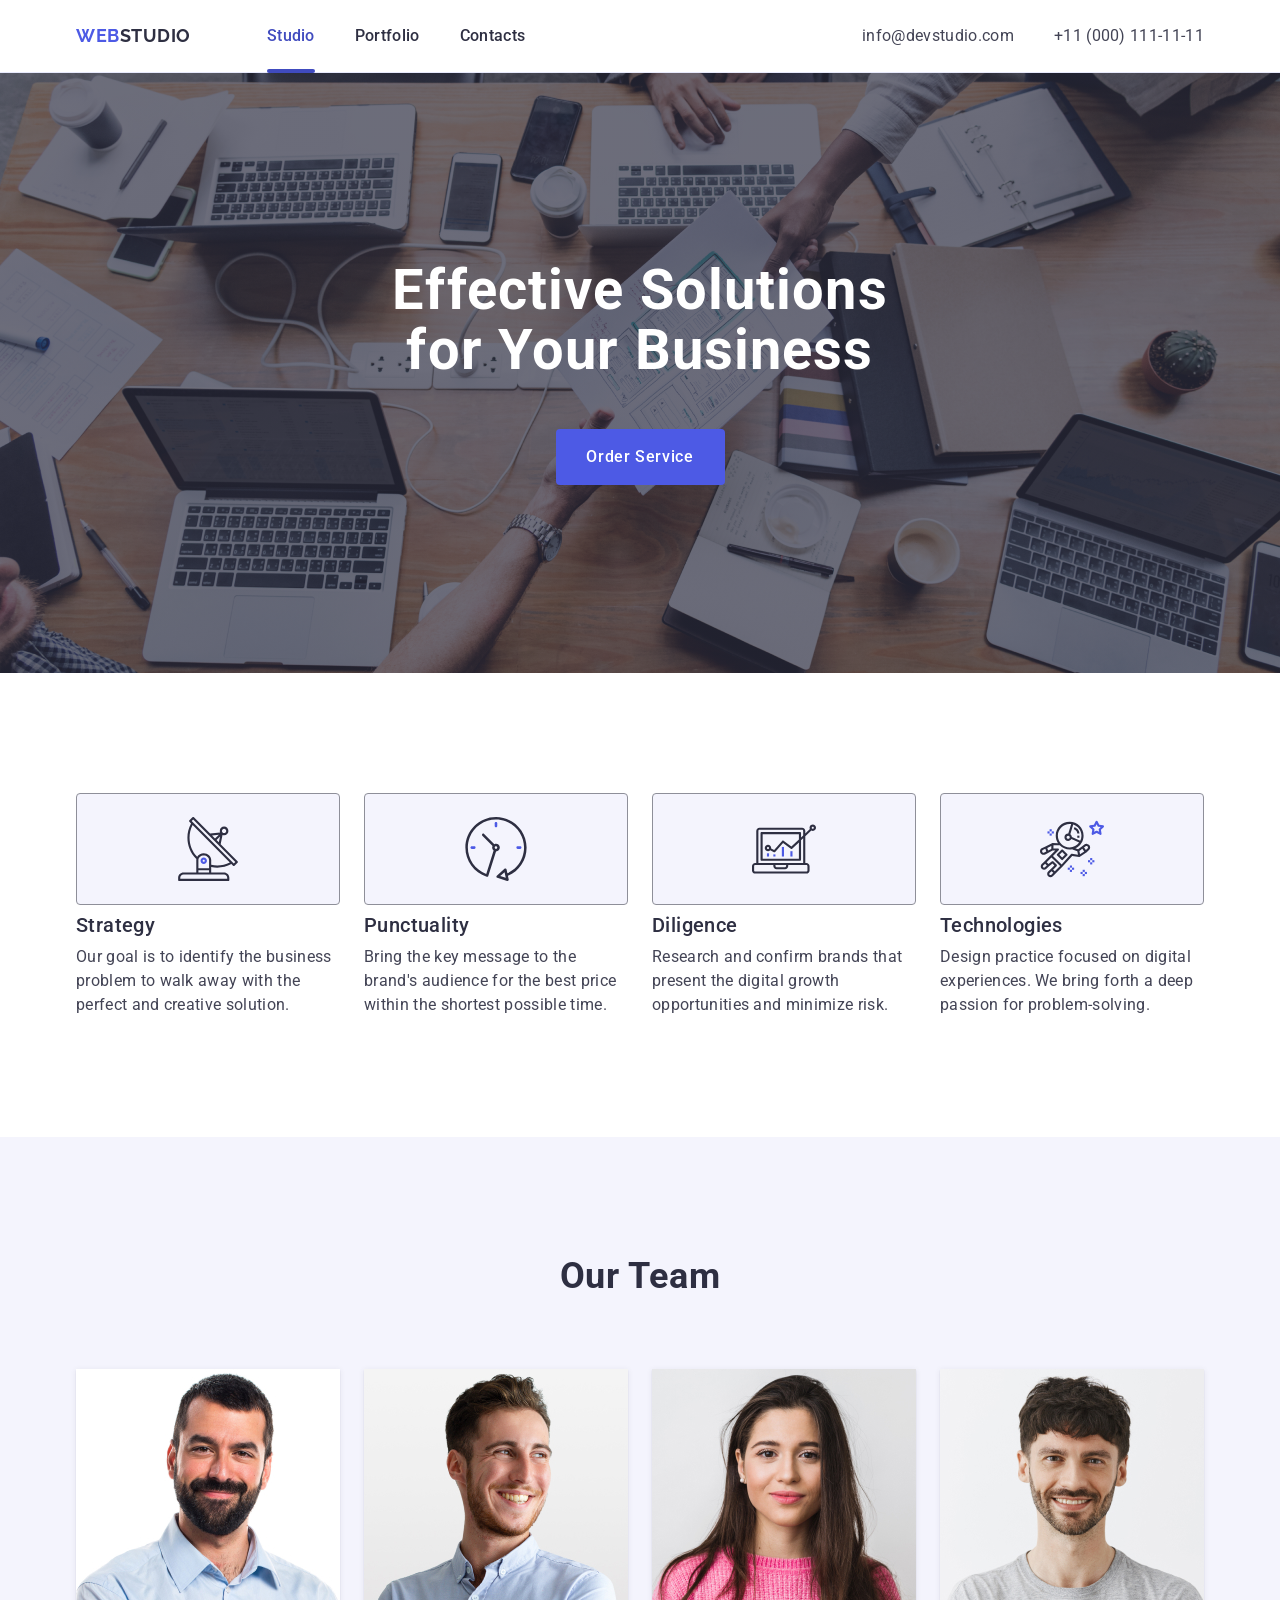
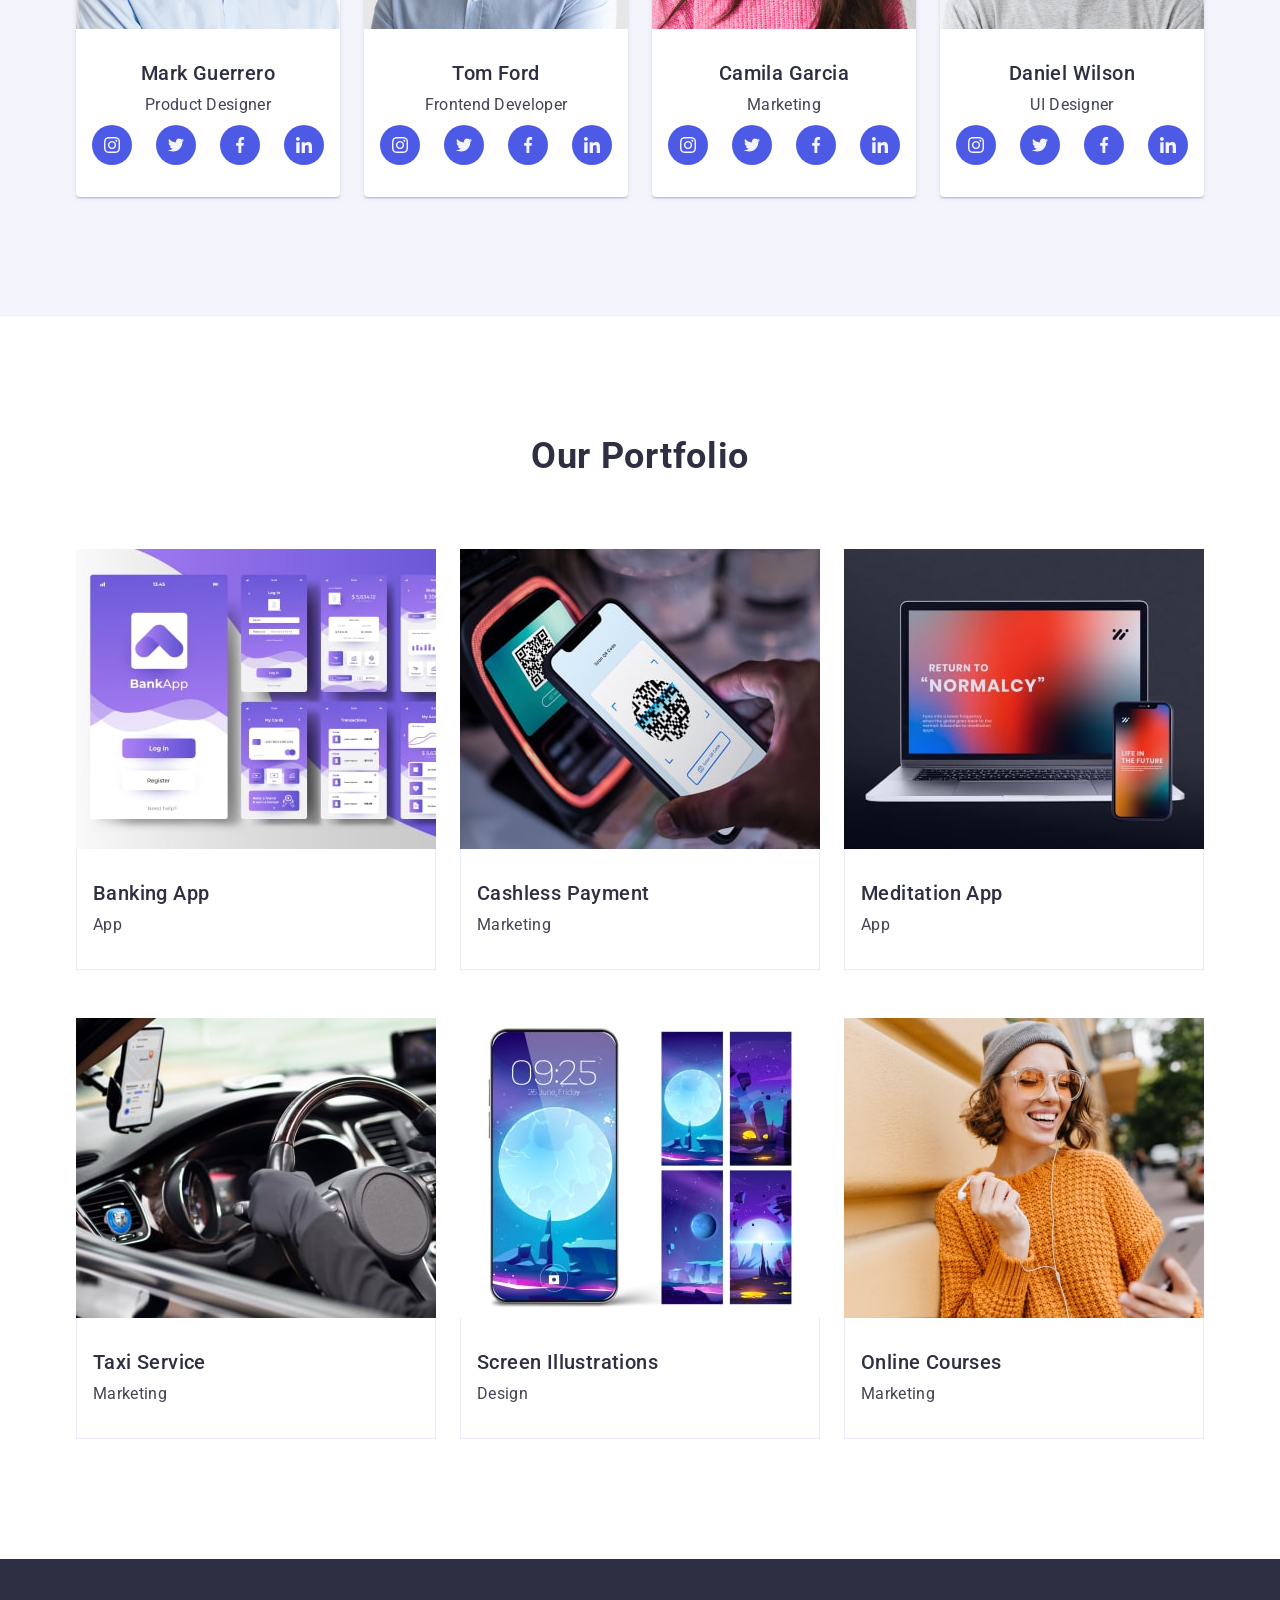
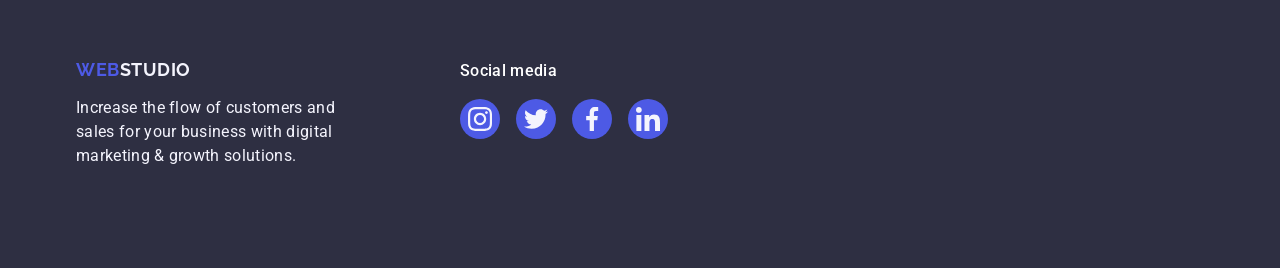
<file: index.html>
<!DOCTYPE html>
<html lang="en">
  <head>
    <meta charset="UTF-8" />
    <meta name="viewport" content="width=device-width, initial-scale=1.0" />
    <title>Document</title>
    <link rel="preconnect" href="https://fonts.googleapis.com" />
    <link rel="preconnect" href="https://fonts.gstatic.com" crossorigin />
    <link
      href="https://fonts.googleapis.com/css2?family=Raleway:wght@700&family=Roboto:wght@400;500;700&display=swap"
      rel="stylesheet"
    />
    <link
      rel="stylesheet"
      href="https://cdn.jsdelivr.net/npm/modern-normalize@2.0.0/modern-normalize.min.css"
    />
    <link rel="stylesheet" href="./css/styles.css" />
  </head>
  <body>
    <header class="header">
      <div class="container header-container">
  
        <nav class="nav">
          <a class="logo-web header-logo" href="./index.html"
            >Web<span class="logo-studio">Studio</span></a
          >

          <ul class="menu-list">
            <li class="menu-item">
              <a class="menu-link current" href="./index.html">Studio</a>
            </li>
            <li class="menu-item">
              <a class="menu-link" href="">Portfolio</a>
            </li>
            <li class="menu-item">
              <a class="menu-link" href="">Contacts</a>
            </li>
          </ul>
        </nav>
        <address class="address">
          <ul class="contacts-list">
            <li class="contacts-item">
              <a class="contacts-info" href="mailto:info@devstudio.com"
                >info@devstudio.com</a
              >
            </li>
            <li class="contacts-item">
              <a class="contacts-info" href="tel:+110001111111"
                >+11 (000) 111-11-11</a
              >
            </li>
          </ul>
        </address>
      </div>
    </header>








    <main class="main">
 
      <section class="hero">
        <div class="container">
          <h1 class="hero-title">Effective Solutions for Your Business</h1>
          <button class="button" type="button">Order Service</button>
        </div>
      </section>





<!-- SECTION 1 -->




  
      <section class="section-one">
        <div class="container section-one-container">
          <h2 class="visually-hidden">Team's values</h2>
          <ul class="section-one-list">
            <li class="section-one-team-item">
              <div class="section-one-icon-container">
                <svg class="photo-icon" width="64" height="64">
                  <use href="./images/icons.svg#icon-antenna"></use>
                </svg>
              </div>
              <h3 class="section-one-title-text">Strategy</h3>
              <p class="section-one-text">
                Our goal is to identify the business problem to walk away with
                the perfect and creative solution.
              </p>
            </li>
            <li class="section-one-team-item">
              <div class="section-one-icon-container">
                <svg class="photo-icon" width="64" height="64">
                  <use href="./images/icons.svg#icon-clock"></use>
                </svg>
              </div>
              <h3 class="section-one-title-text">Punctuality</h3>
              <p class="section-one-text">
                Bring the key message to the brand's audience for the best price
                within the shortest possible time.
              </p>
            </li>
            <li class="section-one-team-item">
              <div class="section-one-icon-container">
                <svg class="photo-icon" width="64" height="64">
                  <use href="./images/icons.svg#icon-diagram"></use>
                </svg>
              </div>
              <h3 class="section-one-title-text">Diligence</h3>
              <p class="section-one-text">
                Research and confirm brands that present the digital growth
                opportunities and minimize risk.
              </p>
            </li>
            <li class="section-one-team-item">
              <div class="section-one-icon-container">
                <svg class="photo-icon" width="64" height="64">
                  <use href="./images/icons.svg#icon-astronaut"></use>
                </svg>
              </div>
              <h3 class="section-one-title-text">Technologies</h3>
              <p class="section-one-text">
                Design practice focused on digital experiences. We bring forth a
                deep passion for problem-solving.
              </p>
            </li>
          </ul>
        </div>
      </section>


      
<!-- SECTION 2 -->



      <section class="section-two">
        <div class="container">
          <h2 class="section-two-team-title">Our Team</h2>
          <ul class="section-two-photo-list">
            <li class="section-two-photo-item">
              <img
                src="./images/mark.jpg"
                alt="Product Designer Photo"
                width="264"
                height="260"
              />
              <div class="section-two-title-container">
                <h3 class="section-one-title-text">Mark Guerrero</h3>
                <p class="section-two-photo-text">Product Designer</p>
                <ul class="section-two-social-icons-list">
                  <li class="soc-media-icon-item">
                    <a href="https://instagram.com" class="social-icons-link">
                      <svg class="section-two-icon" width="16" height="16">
                        <use href="./images/icons.svg#icon-instagram"></use>
                      </svg>
                    </a>
                  </li>
                  <li class="soc-media-icon-item">
                    <a href="https://twitter.com" class="social-icons-link">
                      <svg class="section-two-icon" width="16" height="16">
                        <use href="./images/icons.svg#icon-twitter"></use>
                      </svg>
                    </a>
                  </li>
                  <li class="soc-media-icon-item">
                    <a href="https://facebook.com" class="social-icons-link">
                      <svg class="section-two-icon" width="16" height="16">
                        <use href="./images/icons.svg#icon-facebook"></use>
                      </svg>
                    </a>
                  </li>
                  <li class="soc-media-icon-item">
                    <a href="https://linkedin.com" class="social-icons-link">
                      <svg class="section-two-icon" width="16" height="16">
                        <use href="./images/icons.svg#icon-linkedin"></use>
                      </svg>
                    </a>
                  </li>
                </ul>
              </div>
            </li>
            <li class="section-two-photo-item">
              <img
                src="./images/tom.jpg"
                alt="Frontend Developer Photo"
                width="264"
                height="260"
              />
              <div class="section-two-title-container">
                <h3 class="section-one-title-text">Tom Ford</h3>
                <p class="section-two-photo-text">Frontend Developer</p>
                <ul class="section-two-social-icons-list">
                  <li class="soc-media-icon-item">
                    <a href="https://instagram.com" class="social-icons-link">
                      <svg class="section-two-icon" width="16" height="16">
                        <use href="./images/icons.svg#icon-instagram"></use>
                      </svg>
                    </a>
                  </li>
                  <li class="soc-media-icon-item">
                    <a href="https://twitter.com" class="social-icons-link">
                      <svg class="section-two-icon" width="16" height="16">
                        <use href="./images/icons.svg#icon-twitter"></use>
                      </svg>
                    </a>
                  </li>
                  <li class="soc-media-icon-item">
                    <a href="https://facebook.com" class="social-icons-link">
                      <svg class="section-two-icon" width="16" height="16">
                        <use href="./images/icons.svg#icon-facebook"></use>
                      </svg>
                    </a>
                  </li>
                  <li class="soc-media-icon-item">
                    <a href="https://linkedin.com" class="social-icons-link">
                      <svg class="section-two-icon" width="16" height="16">
                        <use href="./images/icons.svg#icon-linkedin"></use>
                      </svg>
                    </a>
                  </li>
                </ul>
              </div>
            </li>
            <li class="section-two-photo-item">
              <img
                src="./images/camila.jpg"
                alt="Marketing Photo"
                width="264"
                height="260"
              />
              <div class="section-two-title-container">
                <h3 class="section-one-title-text">Camila Garcia</h3>
                <p class="section-two-photo-text">Marketing</p>
                <ul class="section-two-social-icons-list">
                  <li class="soc-media-icon-item">
                    <a href="https://instagram.com" class="social-icons-link">
                      <svg class="section-two-icon" width="16" height="16">
                        <use href="./images/icons.svg#icon-instagram"></use>
                      </svg>
                    </a>
                  </li>
                  <li class="soc-media-icon-item">
                    <a href="https://twitter.com" class="social-icons-link">
                      <svg class="section-two-icon" width="16" height="16">
                        <use href="./images/icons.svg#icon-twitter"></use>
                      </svg>
                    </a>
                  </li>
                  <li class="soc-media-icon-item">
                    <a href="https://facebook.com" class="social-icons-link">
                      <svg class="section-two-icon" width="16" height="16">
                        <use href="./images/icons.svg#icon-facebook"></use>
                      </svg>
                    </a>
                  </li>
                  <li class="soc-media-icon-item">
                    <a href="https://linkedin.com" class="social-icons-link">
                      <svg class="section-two-icon" width="16" height="16">
                        <use href="./images/icons.svg#icon-linkedin"></use>
                      </svg>
                    </a>
                  </li>
                </ul>
              </div>
            </li>
            <li class="section-two-photo-item">
              <img
                src="./images/daniel.jpg"
                alt="UI Designer Photo"
                width="264"
                height="260"
              />
              <div class="section-two-title-container">
                <h3 class="section-one-title-text">Daniel Wilson</h3>
                <p class="section-two-photo-text">UI Designer</p>
                <ul class="section-two-social-icons-list">
                  <li class="soc-media-icon-item">
                    <a href="https://instagram.com" class="social-icons-link">
                      <svg class="section-two-icon" width="16" height="16">
                        <use href="./images/icons.svg#icon-instagram"></use>
                      </svg>
                    </a>
                  </li>
                  <li class="soc-media-icon-item">
                    <a href="https://twitter.com" class="social-icons-link">
                      <svg class="section-two-icon" width="16" height="16">
                        <use href="./images/icons.svg#icon-twitter"></use>
                      </svg>
                    </a>
                  </li>
                  <li class="soc-media-icon-item">
                    <a href="https://facebook.com" class="social-icons-link">
                      <svg class="section-two-icon" width="16" height="16">
                        <use href="./images/icons.svg#icon-facebook"></use>
                      </svg>
                    </a>
                  </li>
                  <li class="soc-media-icon-item">
                    <a href="https://linkedin.com" class="social-icons-link">
                      <svg class="section-two-icon" width="16" height="16">
                        <use href="./images/icons.svg#icon-linkedin"></use>
                      </svg>
                    </a>
                  </li>
                </ul>
              </div>
            </li>
          </ul>
        </div>
      </section>


      

<!-- SECTION 3 -->





      <section class="section-three">
        <div class="container">
          <h2 class="section-three-title">Our Portfolio</h2>
          <ul class="section-three-list">
            <li class="section-three-item">
              <div class="section-three-wrapper">
                <img
                  src="./images/bankingapp.jpg"
                  alt="Banking App Photo"
                  width="360"
                  height="300"
                />
                <p class="overlay">
                  14 Stylish and User-Friendly App Design Concepts · Task
                  Manager App · Calorie Tracker App · Exotic Fruit Ecommerce App
                  · Cloud Storage App
                </p>
              </div>
              <div class="section-three-container">
                <h3 class="section-three-photo-title">Banking App</h3>
                <p class="section-three-para">App</p>
              </div>
            </li>
            <li class="section-three-item">
              <div class="section-three-wrapper">
                <img
                  src="./images/cashlesspayment.jpg"
                  alt="Cashless Payment Photo"
                  width="360"
                  height="300"
                />
                <p class="overlay">
                  14 Stylish and User-Friendly App Design Concepts · Task
                  Manager App · Calorie Tracker App · Exotic Fruit Ecommerce App
                  · Cloud Storage App
                </p>
              </div>
              <div class="section-three-container">
                <h3 class="section-three-photo-title">Cashless Payment</h3>
                <p class="section-three-para">Marketing</p>
              </div>
            </li>
            <li class="section-three-item">
              <div class="section-three-wrapper">
                <img
                  src="./images/meditationapp.jpg"
                  alt="Meditation App Photo"
                  width="360"
                  height="300"
                />
                <p class="overlay">
                  14 Stylish and User-Friendly App Design Concepts · Task
                  Manager App · Calorie Tracker App · Exotic Fruit Ecommerce App
                  · Cloud Storage App
                </p>
              </div>

              <div class="section-three-container">
                <h3 class="section-three-photo-title">Meditation App</h3>
                <p class="section-three-para">App</p>
              </div>
            </li>
            <li class="section-three-item">
              <div class="section-three-wrapper">
                <img
                  src="./images/taxiservice.jpg"
                  alt="Taxi Service Photo"
                  width="360"
                  height="300"
                />
                <p class="overlay">
                  14 Stylish and User-Friendly App Design Concepts · Task
                  Manager App · Calorie Tracker App · Exotic Fruit Ecommerce App
                  · Cloud Storage App
                </p>
              </div>

              <div class="section-three-container">
                <h3 class="section-three-photo-title">Taxi Service</h3>
                <p class="section-three-para">Marketing</p>
              </div>
            </li>
            <li class="section-three-item">
              <div class="section-three-wrapper">
                <img
                  src="./images/screeniiiustrations.jpg"
                  alt="Screen Illustration Photo"
                  width="360"
                  height="300"
                />
                <p class="overlay">
                  14 Stylish and User-Friendly App Design Concepts · Task
                  Manager App · Calorie Tracker App · Exotic Fruit Ecommerce App
                  · Cloud Storage App
                </p>
              </div>
              <div class="section-three-container">
                <h3 class="section-three-photo-title">Screen Illustrations</h3>
                <p class="section-three-para">Design</p>
              </div>
            </li>
            <li class="section-three-item">
              <div class="section-three-wrapper">
                <img
                  src="./images/onlinecourses.jpg"
                  alt="Online Courses Photo"
                  width="360"
                  height="300"
                />
                <p class="overlay">
                  14 Stylish and User-Friendly App Design Concepts · Task
                  Manager App · Calorie Tracker App · Exotic Fruit Ecommerce App
                  · Cloud Storage App
                </p>
              </div>

              <div class="section-three-container">
                <h3 class="section-three-photo-title">Online Courses</h3>
                <p class="section-three-para">Marketing</p>
              </div>
            </li>
          </ul>
        </div>
      </section>
    </main>





  <footer class="page-footer">
    <div class="container footer-container">
      <div class="logo-subcontainer">
        <a class="logo-web footer-logo" href="./index.html"
          >Web<span class="logo-studio">Studio</span></a
        >
        <p class="footer-text">
          Increase the flow of customers and sales for your business with
          digital marketing & growth solutions.
        </p>
      </div>
      <div class="soc-media-subcontainer">
        <p class="footer-para">Social media</p>
        <ul class="footer-icons-list">
          <li class="footer-icons-item">
            <a
              href="https://instagram.com"
              class="social-icons-link footer-soc-media-link"
            >
              <svg class="section-two-icon" width="24" height="24">
                <use href="./images/icons.svg#icon-instagram"></use>
              </svg>
            </a>
          </li>
          <li class="footer-icons-item">
            <a
              href="https://twitter.com"
              class="social-icons-link footer-soc-media-link"
            >
              <svg class="section-two-icon" width="24" height="24">
                <use href="./images/icons.svg#icon-twitter"></use>
              </svg>
            </a>
          </li>
          <li class="footer-icons-item">
            <a
              href="https://facebook.com"
              class="social-icons-link footer-soc-media-link"
            >
              <svg class="section-two-icon" width="24" height="24">
                <use href="./images/icons.svg#icon-facebook"></use>
              </svg>
            </a>
          </li>
          <li class="footer-icons-item">
            <a
              href="https://linkedin.com"
              class="social-icons-link footer-soc-media-link"
            >
              <svg class="section-two-icon" width="24" height="24">
                <use href="./images/icons.svg#icon-linkedin"></use>
              </svg>
            </a>
          </li>
        </ul>
      </div>
    </div>
  </footer>
</body>
</html>
</file>
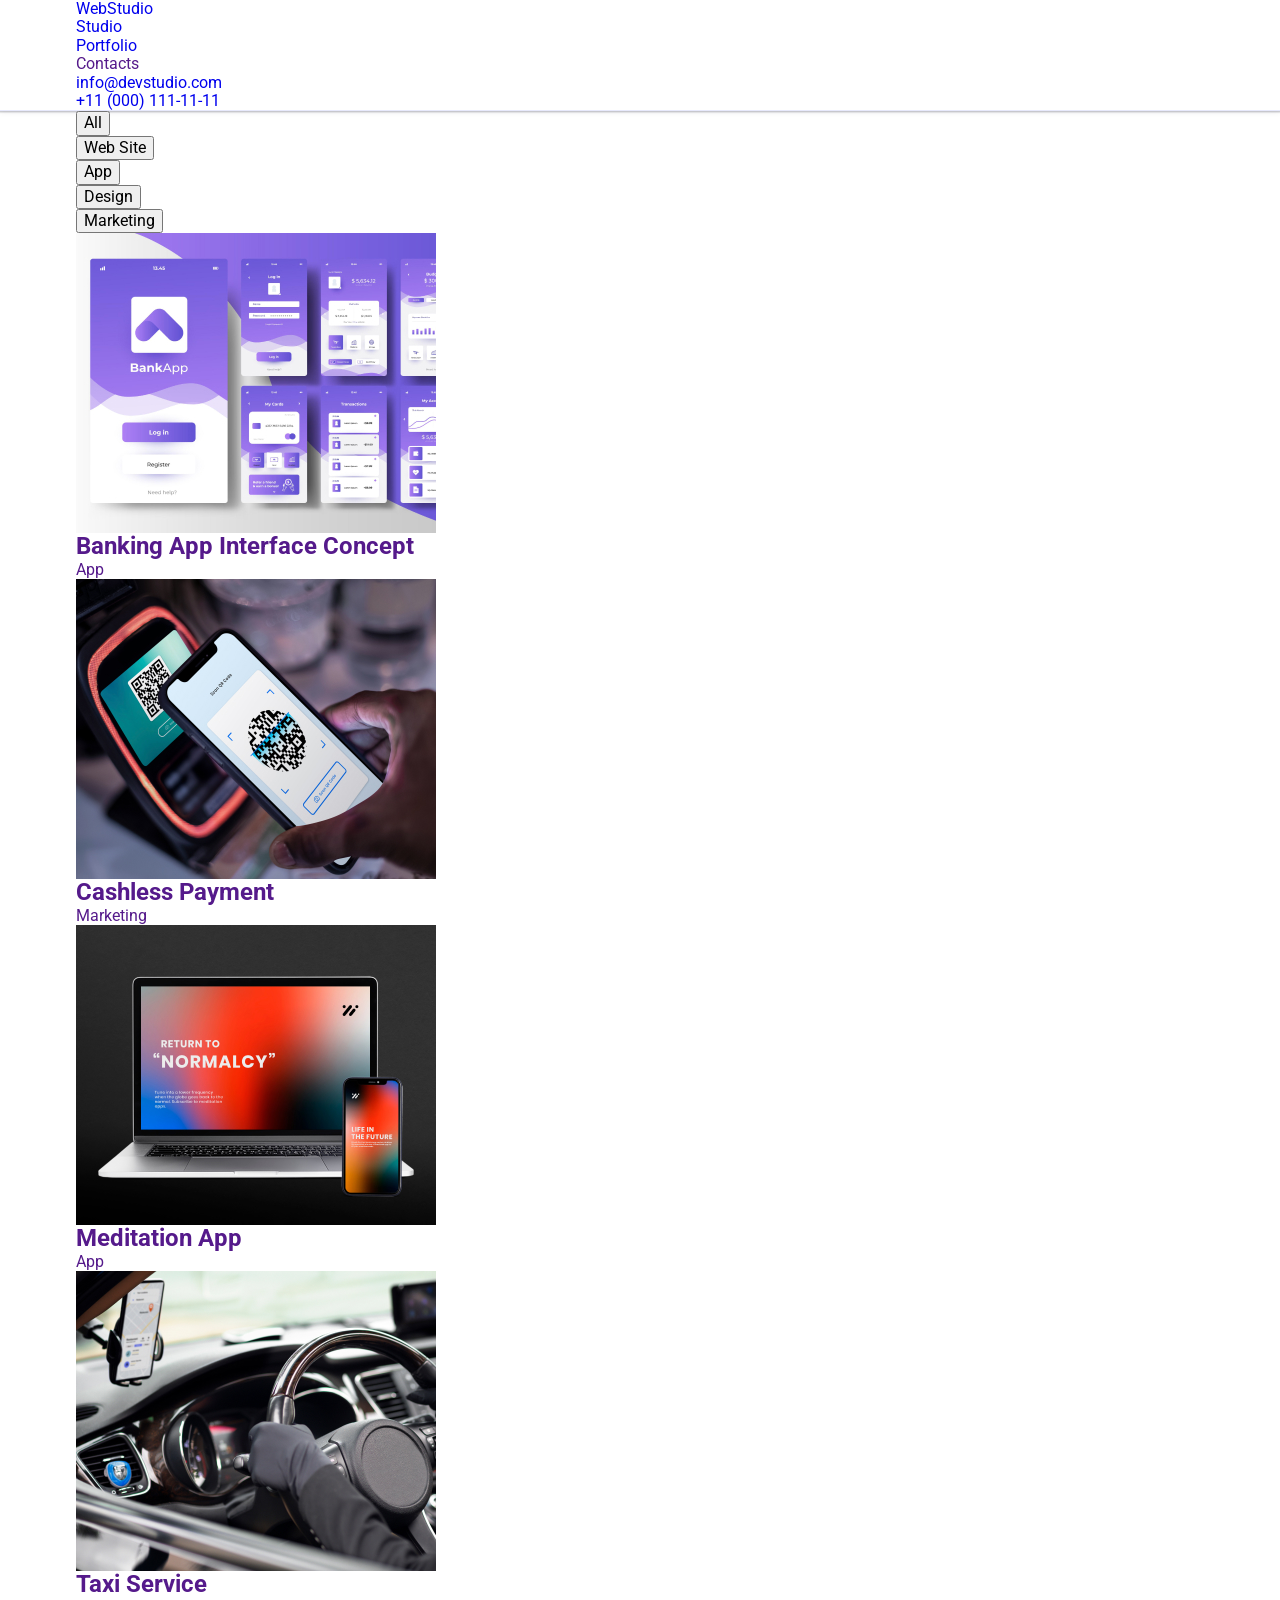
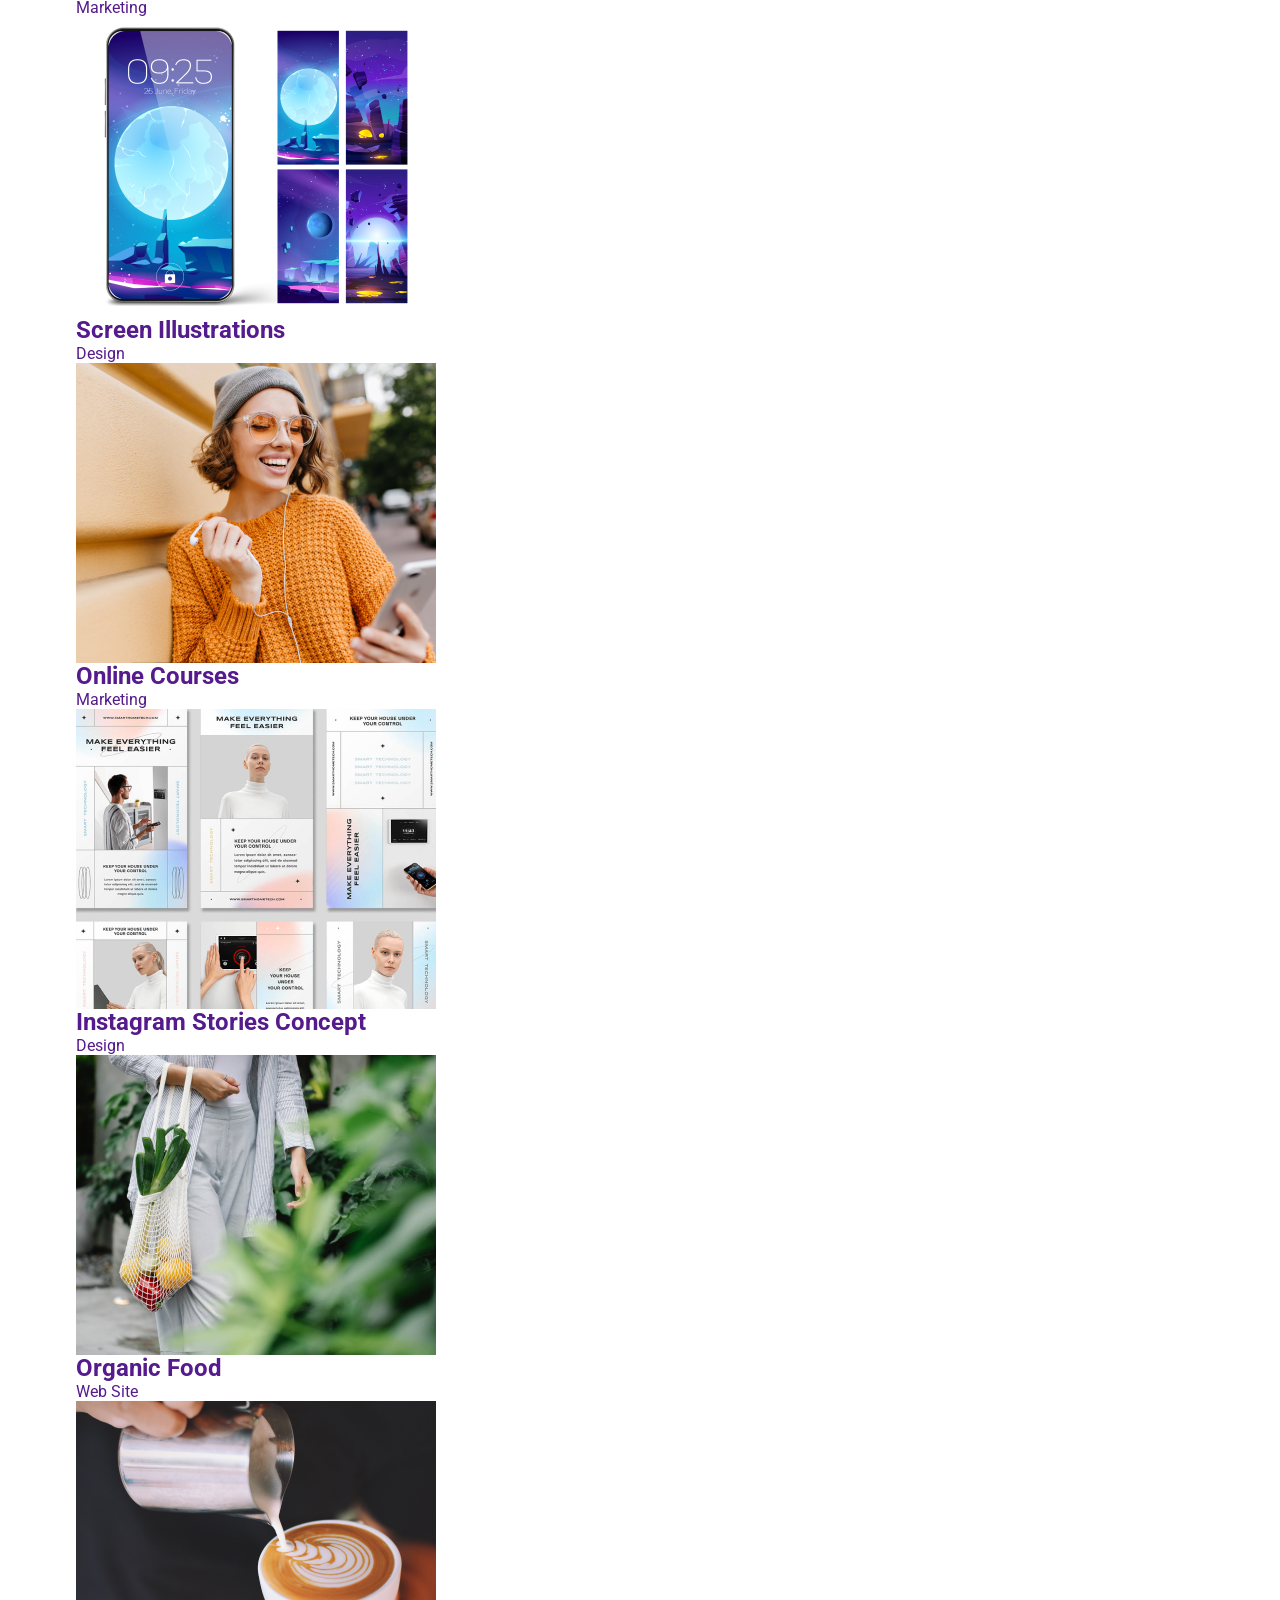
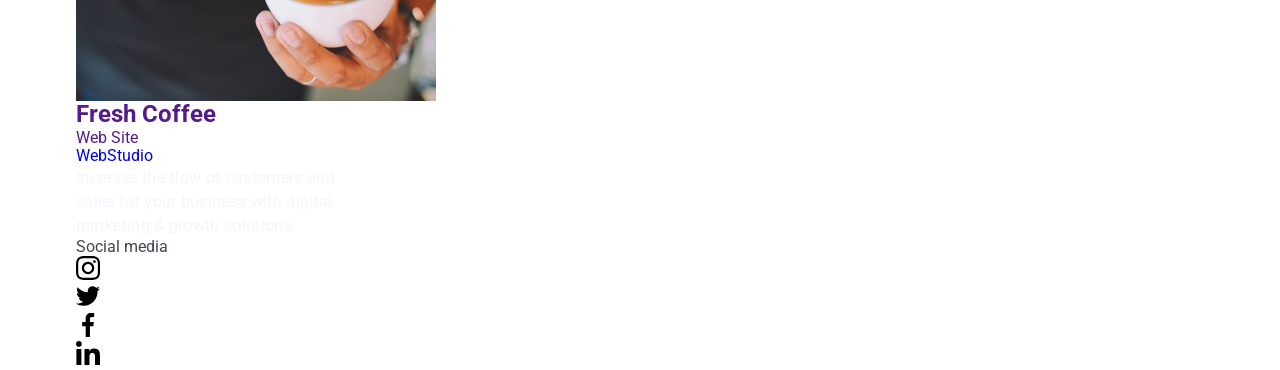
<file: portfolio.html>
<!DOCTYPE html>
<html lang="en">
  <head>
    <meta charset="UTF-8" />
    <meta http-equiv="X-UA-Compatible" content="IE=edge" />
    <meta name="viewport" content="width=device-width, initial-scale=1.0" />
    <title>Document</title>
    <link rel="preconnect" href="https://fonts.googleapis.com" />
    <link rel="preconnect" href="https://fonts.gstatic.com" crossorigin />
    <link
      href="https://fonts.googleapis.com/css2?family=Montserrat:wght@400;700&family=Raleway:wght@800&family=Roboto:wght@400;500;700&display=swap"
      rel="stylesheet"
    />
    <link
      rel="stylesheet"
      href="https://cdnjs.cloudflare.com/ajax/libs/modern-normalize/1.0.0/modern-normalize.min.css"
    />
    <link rel="stylesheet" href="./css/styles.css" />
  </head>
  <body>
    <header class="header">
      <div class="container header-flex">
        <nav class="nav-flex">
          <a class="nav logo link" href="./index.html">
            Web<span class="studio">Studio</span>
          </a>
          <ul class="list menu-flex">
            <li>
              <a class="nav link" href="./index.html">Studio</a>
            </li>
            <li>
              <a class="nav link" href="./portfolio.html">Portfolio</a>
            </li>
            <li>
              <a class="nav link" href="">Contacts</a>
            </li>
          </ul>
        </nav>
        <address class="address address-flex">
          <ul class="list address-flex">
            <li>
              <a class="address link nav" href="mailto:info@devstudio.com">
                info@devstudio.com</a
              >
            </li>
            <li>
              <a class="address link nav" href="tel:+110001111111">
                +11 (000) 111-11-11
              </a>
            </li>
          </ul>
        </address>
      </div>
    </header>
    <main>
      <section class="main-section">
        <div class="container">
          <h1 hidden>Buttons</h1>
          <ul class="list section-buttons">
            <li><button type="button" class="buttons">All</button></li>
            <li><button type="button" class="buttons">Web Site</button></li>
            <li><button type="button" class="buttons">App</button></li>
            <li><button type="button" class="buttons">Design</button></li>
            <li><button type="button" class="buttons">Marketing</button></li>
          </ul>
          <ul class="list portfolio-fotos">
            <li class="portfolio-list">
              <a class="link" href="">
                <img
                  class="img-portfolio"
                  src="./images-portfolio/img (1).jpg"
                  alt="Banking App Interface Concept"
                  width="360"
                />
                <div class="portfolio-fotos-card">
                  <h2 class="subtitle">Banking App Interface Concept</h2>
                  <p class="text">App</p>
                </div>
              </a>
            </li>
            <li class="portfolio-list">
              <a class="link" href="">
                <img
                  class="img-portfolio"
                  src="./images-portfolio/img1.jpg"
                  alt="Cashless Payment"
                  width="360"
                />
                <div class="portfolio-fotos-card">
                  <h2 class="subtitle">Cashless Payment</h2>
                  <p class="text">Marketing</p>
                </div>
              </a>
            </li>
            <li class="portfolio-list">
              <a class="link" href="">
                <img
                  class="img-portfolio"
                  src="./images-portfolio/img2.jpg"
                  alt="Meditation App"
                  width="360"
                />
                <div class="portfolio-fotos-card">
                  <h2 class="subtitle">Meditation App</h2>
                  <p class="text">App</p>
                </div>
              </a>
            </li>
            <li class="portfolio-list">
              <a class="link" href="">
                <img
                  class="img-portfolio"
                  src="./images-portfolio/img3.jpg"
                  alt="Taxi Service"
                  width="360"
                />
                <div class="portfolio-fotos-card">
                  <h2 class="subtitle">Taxi Service</h2>
                  <p class="text">Marketing</p>
                </div>
              </a>
            </li>
            <li class="portfolio-list">
              <a class="link" href="">
                <img
                  class="img-portfolio"
                  src="./images-portfolio/img4.jpg"
                  alt="Screen Illustrations"
                  width="360"
                />
                <div class="portfolio-fotos-card">
                  <h2 class="subtitle">Screen Illustrations</h2>
                  <p class="text">Design</p>
                </div>
              </a>
            </li>
            <li class="portfolio-list">
              <a class="link" href="">
                <img
                  class="img-portfolio"
                  src="./images-portfolio/img5.jpg"
                  alt="Online Courses"
                  width="360"
                />
                <div class="portfolio-fotos-card">
                  <h2 class="subtitle">Online Courses</h2>
                  <p class="text">Marketing</p>
                </div>
              </a>
            </li>
            <li class="portfolio-list">
              <a class="link" href="">
                <img
                  class="img-portfolio"
                  src="./images-portfolio/img6.jpg"
                  alt="Instagram Stories Concept"
                  width="360"
                />
                <div class="portfolio-fotos-card">
                  <h2 class="subtitle">Instagram Stories Concept</h2>
                  <p class="text">Design</p>
                </div>
              </a>
            </li>
            <li class="portfolio-list">
              <a class="link" href="">
                <img
                  class="img-portfolio"
                  src="./images-portfolio/img7.jpg"
                  alt="Organic Food"
                  width="360"
                />
                <div class="portfolio-fotos-card">
                  <h2 class="subtitle">Organic Food</h2>
                  <p class="text">Web Site</p>
                </div>
              </a>
            </li>
            <li class="portfolio-list">
              <a class="link" href="">
                <img
                  class="img-portfolio"
                  src="./images-portfolio/img8.jpg"
                  alt="Fresh Coffee"
                  width="360"
                />
                <div class="portfolio-fotos-card">
                  <h2 class="subtitle">Fresh Coffee</h2>
                  <p class="text">Web Site</p>
                </div>
              </a>
            </li>
          </ul>
        </div>
      </section>
    </main>
    <footer class="footer">
      <div class="container">
        <div class="logo-footer">
          <a class="nav logo link" href="./index.html">
            Web<span class="studio">Studio</span>
          </a>
          <p class="footer-text">
            Increase the flow of customers and sales for your business with
            digital marketing & growth solutions.
          </p>
        </div>
        <div class="social-media">
          <p class="footer-social-media">Social media</p>
          <ul class="icons-footer">
            <li class="icons-footer-list">
              <a href="" class="social-media-link">
                <svg class="icons-svg-footer" width="24" height="24">
                  <use href="./images/icons.svg#icon-instagram"></use>
                </svg>
              </a>
            </li>
            <li class="icons-footer-list">
              <a href="" class="social-media-link">
                <svg class="icons-svg-footer" width="24" height="24">
                  <use href="./images/icons.svg#icon-twitter"></use>
                </svg>
              </a>
            </li>
            <li class="icons-footer-list">
              <a href="" class="social-media-link">
                <svg class="icons-svg-footer" width="24" height="24">
                  <use href="./images/icons.svg#icon-facebook"></use>
                </svg>
              </a>
            </li>
            <li class="icons-footer-list">
              <a href="" class="social-media-link">
                <svg class="icons-svg-footer" width="24" height="24">
                  <use href="./images/icons.svg#icon-linkedin"></use>
                </svg>
              </a>
            </li>
          </ul>
        </div>
      </div>
    </footer>
  </body>
</html>
</file>
<file: css/styles.css>
body {
  font-family: 'Roboto', sans-serif;
  background: #fff;
  color: #434455;
}

/* reset */

ul {
  list-style-type: none;
}

a {
  text-decoration: none;
}

h1,
h2,
h3,
h4,
h5,
h6,
p {
  margin: 0;
}

ul,
ol {
  margin: 0;
  padding: 0;
}

/* common */

.container {
  max-width: 1158px;
  padding: 0 15px;
  margin: 0 auto;
}

/* header */

.header {
  border-bottom: 1px solid #e7e9fc;
  box-shadow: 0 1px 6px 0 rgba(46, 47, 66, 0.08),
    0 1px 1px 0 rgba(46, 47, 66, 0.16), 0 2px 1px 0 rgba(46, 47, 66, 0.08);
}

.header-container {
  display: flex;
  align-items: center;
}

.nav {
  display: flex;
  align-items: center;
}

.menu-list {
  display: flex;
  gap: 40px;
  align-items: center;
}

.logo-web {
  font-family: 'Raleway', sans-serif;
  font-weight: 700;
  font-size: 18px;
  line-height: 1.17;
  letter-spacing: 0.03em;
  text-transform: uppercase;
  color: #4d5ae5;
}

.header-logo {
  padding: 24px 0;
  margin-right: 76px;
}

.header-logo .logo-studio {
  color: #2e2f42;
}

.menu-link {
  display: block;
  padding: 24px 0;
  font-weight: 500;
  font-size: 16px;
  line-height: 1.5;
  letter-spacing: 0.02em;
  color: #2e2f42;
  transition: color 250ms cubic-bezier(0.4, 0, 0.2, 1);
}

.menu-link.current {
  position: relative;
}

.menu-link.current::after {
  content: '';
  position: absolute;
  left: 0;
  bottom: -1px;
  border-radius: 2px;
  width: 100%;
  height: 4px;
  background-color: #404bbf;
}

.address {
  font-style: normal;
  margin-left: auto;
}

.contacts-list {
  display: flex;
  align-items: center;
  gap: 40px;
}

.contacts-info {
  display: block;
  padding: 24px 0;
  font-weight: 400;
  font-size: 16px;
  line-height: 1.5;
  letter-spacing: 0.02em;
  color: #434455;
  transition: color 250ms cubic-bezier(0.4, 0, 0.2, 1);
}

.menu-link:hover,
.menu-link:focus,
.contacts-info:hover,
.contacts-info:focus,
.menu-link.current {
  color: #404bbf;
}



.hero {
  background: #2e2f42;
  height: 600px;
  max-width: 1440px;
  display: flex;
  align-items: center;
  padding: 188px 0;
  margin-left: auto;
  margin-right: auto;
  background-image: linear-gradient(
      to bottom,
      rgba(46, 47, 66, 0.7),
      rgba(46, 47, 66, 0.7)
    ),
    url(../images/people-office.jpg);
  background-repeat: no-repeat;
  background-position: center center;
  background-size: cover;
}

.hero-title {
  font-weight: 700;
  font-size: 56px;
  line-height: 1.07;
  letter-spacing: 0.02em;
  color: #fff;
  max-width: 496px;
  margin-left: auto;
  margin-right: auto;
  text-align: center;
}

.button {
  font-family: Roboto, sans-serif;
  font-weight: 500;
  line-height: 1.5;
  letter-spacing: 0.04em;
  color: #ffffff;
  cursor: pointer;
  background: #4d5ae5;
  border-radius: 4px;
  min-width: 169px;
  height: 56px;
  margin: 48px auto 0 auto;
  display: block;
  border: none;
  transition-property: background-color;
  transition-duration: 250ms;
  transition-timing-function: cubic-bezier(0.4, 0, 0.2, 1);
}

.button:hover,
.button:focus {
  background-color: #404bbf;
}









.visually-hidden {
  position: absolute;
  width: 1px;
  height: 1px;
  margin: -1px;
  border: 0;
  padding: 0;
  white-space: nowrap;
  clip-path: inset(100%);
  clip: rect(0 0 0 0);
  overflow: hidden;
}





.section-one {
  padding: 120px 0 120px;
}

.section-one-list {
  display: flex;
  gap: 24px;
}

.section-one-title-text {
  margin-bottom: 8px;
}

.section-one-text {
  font-weight: 400;
  font-size: 16px;
  line-height: 1.5;
  letter-spacing: 0.02em;
  background-color: #ffffff;
  color: #434455;
  padding-bottom: 0;
  padding-right: 0;
  margin-right: auto;
  margin-left: auto;
}

.section-one-team-item {
  width: calc((100% - 72px) / 4);
}

.section-one-icon-container {
  display: flex;
  align-items: center;
  justify-content: center;
  height: 112px;
  background: #f4f4fd;
  border: 1px solid #8e8f99;
  border-radius: 4px;
  margin-bottom: 8px;
}

/* our team */

img {
  display: block;
}

.section-two-photo-list {
  display: flex;
  gap: 24px;
}

.section-two-title-container {
  text-align: center;
  padding-top: 32px;
  padding-bottom: 32px;
}

.section-one-title-text {
  font-weight: 500;
  font-size: 20px;
  line-height: 1.2;
  letter-spacing: 0.02em;
  text-transform: capitalize;
  color: #2e2f42;
}

.section-two-photo-text {
  font-weight: 400;
  font-size: 16px;
  line-height: 1.5;
  letter-spacing: 0.02em;
  background-color: #ffffff;
  color: #434455;
}

.section-two {
  background-color: #f4f4fd;
  padding: 120px 0 120px;
}

.section-two-photo-item {
  background-color: #ffffff;
  border-radius: 0 0 4px 4px;
  box-shadow: 0 2px 1px 0 rgba(46, 47, 66, 0.08),
    0 1px 1px 0 rgba(46, 47, 66, 0.16), 0 1px 6px 0 rgba(46, 47, 66, 0.08);
}

.section-two-team-title {
  font-weight: 700;
  font-size: 36px;
  line-height: 1.11;
  letter-spacing: 0.02em;
  text-align: center;
  text-transform: capitalize;
  color: #2e2f42;
  margin-bottom: 72px;
}

.section-two-photo-item {
  width: calc((100% - 72px) / 4);
}

.section-two-social-icons-list {
  display: flex;
  justify-content: center;
  gap: 24px;
  margin-top: 8px;
}

.social-icons-link {
  width: 40px;
  height: 40px;
  background-color: #4d5ae5;
  border-radius: 50%;
  display: flex;
  align-items: center;
  justify-content: center;
}

.section-two-icon {
  fill: #f4f4fd;
}

.social-icons-link {
  transition-property: background-color;
  transition-duration: 250ms;
  transition-timing-function: cubic-bezier(0.4, 0, 0.2, 1);
}

.social-icons-link:hover,
.social-icons-link:focus {
  background-color: #404bbf;
}





/* SECTIONS 3 */





.section-three {
  padding: 120px 0 120px 0;
}

.section-three-list {
  display: flex;
  flex-wrap: wrap;
  column-gap: 24px;
  row-gap: 48px;
}

.section-three-container {
  border-bottom: 1px solid #e7e9fc;
  border-left: 1px solid #e7e9fc;
  border-right: 1px solid #e7e9fc;
  padding: 32px 16px;
}

.section-three-title {
  font-weight: 700;
  font-size: 36px;
  line-height: 1.11;
  letter-spacing: 0.02em;
  text-align: center;
  text-transform: capitalize;
  color: #2e2f42;
  margin-bottom: 72px;
}

.section-three-item {
  width: calc((100% - 48px) / 3);
}

.section-three-photo-title {
  display: block;
  font-weight: 500;
  font-size: 20px;
  line-height: 1.2;
  letter-spacing: 0.02em;
  color: #2e2f42;
  margin-bottom: 8px;
}

.section-three-para {
  display: block;
  margin: 0;
  font-weight: 400;
  font-size: 16px;
  line-height: 1.5;
  letter-spacing: 0.02em;
  color: #434455;
}

.section-three-wrapper {
  position: relative;
  overflow: hidden;
}

.overlay {
  position: absolute;
  left: 0;
  top: 0;
  width: 100%;
  height: 100%;
  font-weight: 400;
  font-size: 16px;
  line-height: 1.5;
  letter-spacing: 0.02em;
  color: #f4f4fd;
  background: #4d5ae5;
  transition: transform 250ms cubic-bezier(0.4, 0, 0.2, 1);
  transform: translateY(100%);
  padding: 40px 32px;
}

.section-three-item:hover .overlay {
  transform: translateY(0%);
}

.section-three-item {
  transition: box-shadow 0.25s cubic-bezier(0.4, 0, 0.2, 1);
  cursor: pointer;
}

.section-three-item:hover {
  box-shadow: 0 2px 1px 0 rgba(46, 47, 66, 0.08),
    0 1px 1px 0 rgba(46, 47, 66, 0.16), 0 1px 6px 0 rgba(46, 47, 66, 0.08);
}







.footer-logo .logo-studio {
  color: #f4f4fd;
}

.footer-text {
  color: #f4f4fd;
  line-height: 1.5;
  letter-spacing: 0.02em;
  padding-bottom: 100px;
  max-width: 264px;
  padding: 0;
  margin: 0;
}

.footer-logo {
  margin-bottom: 16px;
  display: inline-block;
}

.page-footer {
  background-color: #2e2f42;
  padding-top: 100px;
  padding-bottom: 100px;
  margin: 0 auto;
}

.soc-media-subcontainer {
  display: flex;
  flex-direction: column;
}

.logo-subcontainer {
  margin-right: 120px;
}

.footer-icons-list {
  display: flex;
  justify-content: center;
  gap: 16px;
}

.footer-icons-item {
  display: inline-block;
}

.footer-para {
  margin-bottom: 16px;
  font-weight: 500;
  font-size: 16px;
  line-height: 1.5;
  letter-spacing: 0.02em;
  color: #fff;
}

.footer-container {
  display: flex;
  align-items: baseline;
}

.footer-soc-media-link {
  transition-property: background-color;
  transition-duration: 250ms;
  transition-timing-function: cubic-bezier(0.4, 0, 0.2, 1);
}

.footer-soc-media-link:hover,
.footer-soc-media-link:focus {
  background-color: #31d0aa;
}
</file>
